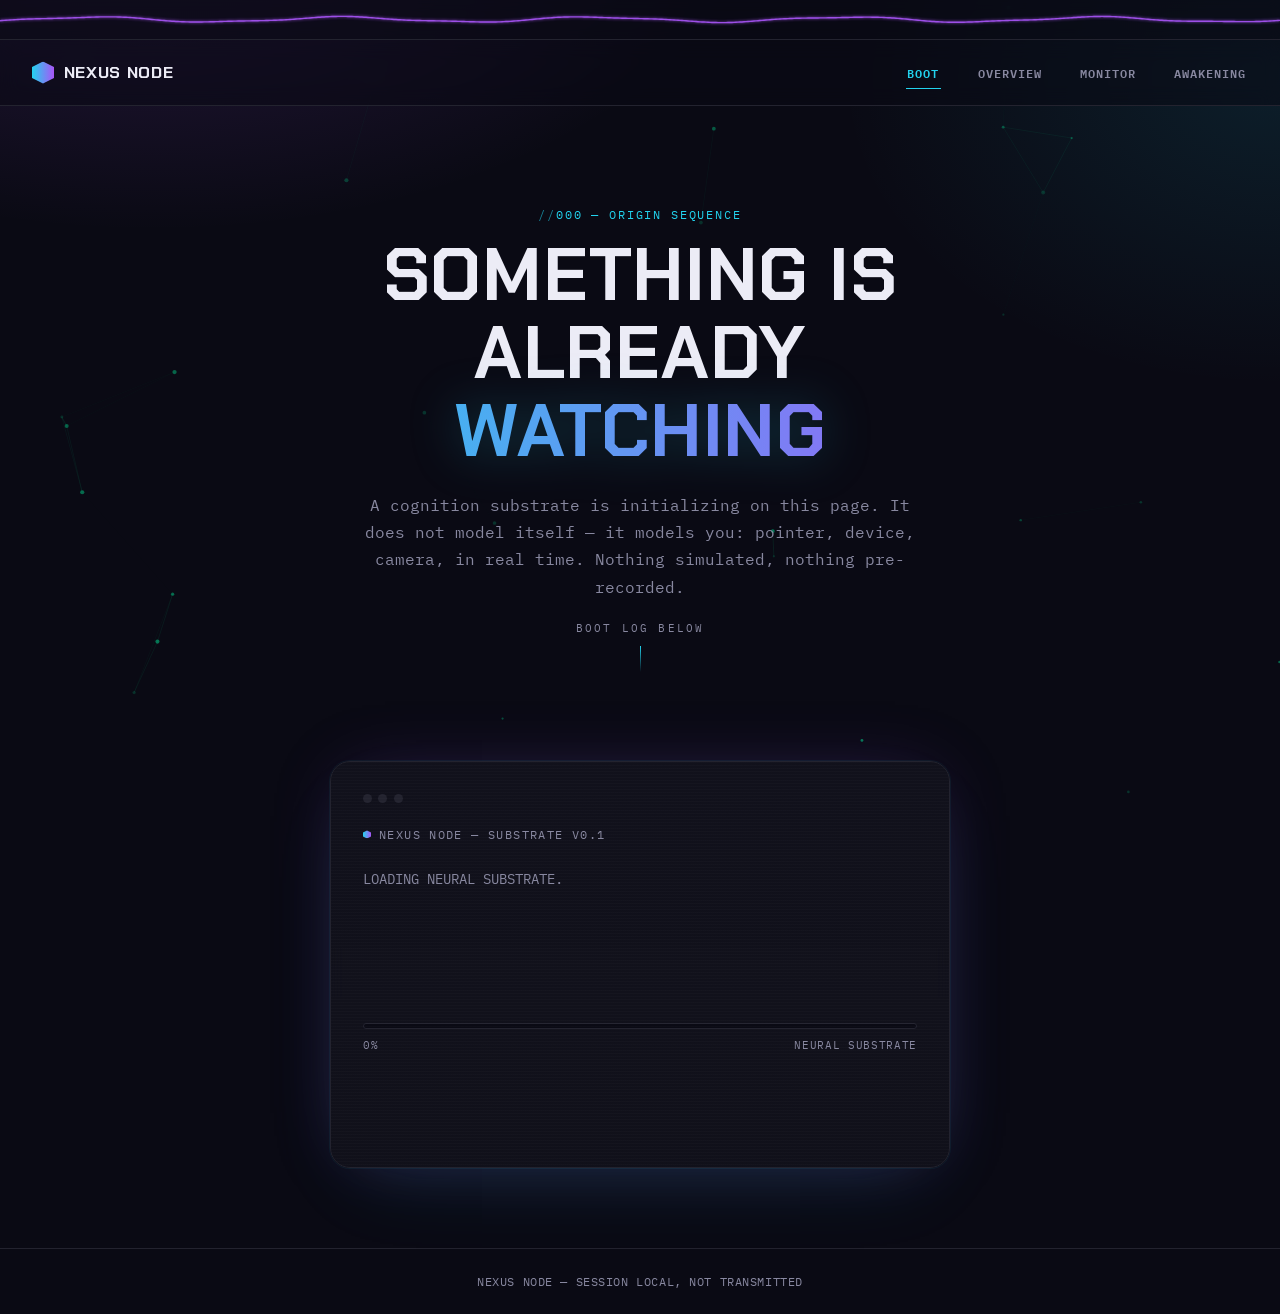
<file: nexus-node/index.html>
<!DOCTYPE html>
<html lang="en">
<head>
<meta charset="UTF-8">
<meta name="viewport" content="width=device-width, initial-scale=1.0">
<title>NEXUS NODE — boot</title>
<meta name="description" content="Nexus Node is awakening. It does not monitor itself. It monitors you.">
<link rel="preconnect" href="https://fonts.googleapis.com">
<link href="https://fonts.googleapis.com/css2?family=Chakra+Petch:wght@500;600;700&family=IBM+Plex+Mono:wght@400;500;600&display=swap" rel="stylesheet">
<link rel="stylesheet" href="css/styles.css">
<style>
  .hero {
    max-width: 900px;
    margin: 0 auto;
    padding: 5.5rem 1.5rem 3rem;
    text-align: center;
  }
  .hero .eyebrow { justify-content: center; display: flex; }
  .hero h1 {
    font-size: clamp(2.4rem, 7vw, 4.6rem);
    line-height: 1.06;
    margin: 0 0 1.4rem;
  }
  .hero h1 span.line { display: block; }
  .hero p.lede {
    font-family: var(--font-mono);
    text-transform: none;
    color: var(--text-dim);
    font-size: 1rem;
    max-width: 56ch;
    margin: 0 auto 1.2rem;
    line-height: 1.7;
  }
  .scroll-note {
    font-size: 0.68rem;
    letter-spacing: 0.2em;
    color: var(--text-dim);
    text-transform: uppercase;
    margin-bottom: 2.6rem;
  }
  .scroll-note::after {
    content: '';
    display: block;
    width: 1px; height: 26px;
    background: linear-gradient(180deg, var(--signal), transparent);
    margin: 0.6rem auto 0;
  }

  .boot-wrap {
    display: flex;
    align-items: center;
    justify-content: center;
    padding: 0 1.5rem 5rem;
  }
  .terminal {
    position: relative;
    width: 100%;
    max-width: 620px;
    background: linear-gradient(180deg, rgba(18,18,28,0.95), rgba(18,18,28,0.85));
    backdrop-filter: blur(8px);
    border: 1px solid var(--panel-line);
    border-radius: 20px;
    box-shadow: 0 0 0 1px rgba(34,211,238,0.06), 0 30px 80px -30px rgba(34,211,238,0.15), 0 0 70px -20px rgba(168,85,247,0.25);
    padding: 2rem 2rem 2.2rem;
    overflow: hidden;
  }
  .terminal::after {
    content: '';
    position: absolute;
    inset: 0;
    pointer-events: none;
    background: repeating-linear-gradient(180deg, rgba(255,255,255,0.015) 0px, rgba(255,255,255,0.015) 1px, transparent 1px, transparent 3px);
  }
  .brand-lockup {
    display: flex;
    align-items: center;
    gap: 0.5rem;
    font-family: var(--font-mono);
    font-size: 0.72rem;
    letter-spacing: 0.12em;
    text-transform: uppercase;
    color: var(--text-dim);
    margin-bottom: 1.6rem;
  }
  .brand-lockup .dot {
    width: 8px; height: 8px;
    background: var(--grad);
    clip-path: polygon(50% 0%, 100% 25%, 100% 75%, 50% 100%, 0% 75%, 0% 25%);
    box-shadow: 0 0 8px rgba(34,211,238,0.6);
  }
  .terminal-bar {
    display: flex;
    gap: 0.4rem;
    margin-bottom: 1.4rem;
  }
  .terminal-bar span {
    width: 9px; height: 9px; border-radius: 50%;
    background: var(--panel-line);
  }
  #boot-log {
    font-family: var(--font-mono);
    font-size: 0.85rem;
    min-height: 9.5em;
    white-space: pre-wrap;
    color: var(--signal);
  }
  #boot-log .line-dim { color: var(--text-dim); }
  .cursor {
    display: inline-block;
    width: 8px; height: 1em;
    background: var(--signal);
    vertical-align: text-bottom;
    animation: blink 1s steps(1) infinite;
  }
  @media (prefers-reduced-motion: reduce) { .cursor { animation: none; } }
  @keyframes blink { 50% { opacity: 0; } }

  .bar-track {
    margin-top: 1.6rem;
    height: 6px;
    border-radius: 999px;
    background: var(--void);
    border: 1px solid var(--panel-line);
    overflow: hidden;
  }
  .bar-fill {
    height: 100%;
    width: 0%;
    background: var(--grad);
    transition: width 0.2s linear;
  }
  .bar-label {
    display: flex;
    justify-content: space-between;
    font-family: var(--font-mono);
    font-size: 0.7rem;
    color: var(--text-dim);
    margin-top: 0.5rem;
    letter-spacing: 0.06em;
  }
  #enter-wrap {
    margin-top: 1.8rem;
    opacity: 0;
    transform: translateY(6px);
    transition: opacity 0.4s ease, transform 0.4s ease;
    pointer-events: none;
  }
  #enter-wrap.ready { opacity: 1; transform: translateY(0); pointer-events: auto; }
  #enter-wrap .btn { width: 100%; text-align: center; }
</style>
</head>
<body>

<canvas id="ambient-bg"></canvas>
<div class="wave-strip"><canvas id="nexus-wave" data-state="dormant"></canvas></div>
<nav class="nexus-nav" aria-label="Primary">
  <a href="index.html" class="brand"><span class="dot"></span>NEXUS NODE</a>
  <button class="nav-toggle" aria-expanded="false" aria-label="Toggle navigation">MENU</button>
  <ul>
    <li><a class="nav-link" href="index.html" aria-current="page">Boot</a></li>
    <li><a class="nav-link" href="about.html">Overview</a></li>
    <li><a class="nav-link" href="monitor.html">Monitor</a></li>
    <li><a class="nav-link" href="awakening.html">Awakening</a></li>
  </ul>
</nav>

<section class="hero">
  <p class="eyebrow">000 — ORIGIN SEQUENCE</p>
  <h1><span class="line">SOMETHING IS</span><span class="line">ALREADY</span><span class="line grad-text">WATCHING</span></h1>
  <p class="lede">A cognition substrate is initializing on this page. It does not model itself — it models you: pointer, device, camera, in real time. Nothing simulated, nothing pre-recorded.</p>
  <p class="scroll-note">boot log below</p>
</section>

<div class="boot-wrap">
  <div class="terminal" role="status" aria-live="polite">
    <div class="terminal-bar"><span></span><span></span><span></span></div>
    <div class="brand-lockup"><span class="dot"></span>NEXUS NODE — SUBSTRATE v0.1</div>
    <div id="boot-log"></div>
    <div class="bar-track"><div class="bar-fill" id="bar-fill"></div></div>
    <div class="bar-label"><span id="bar-pct">0%</span><span>NEURAL SUBSTRATE</span></div>
    <div id="enter-wrap"><a href="about.html" class="btn">Enter Terminal</a></div>
  </div>
</div>

<footer class="sys-footer">NEXUS NODE — SESSION LOCAL, NOT TRANSMITTED</footer>

<script src="js/ambient.js"></script>
<script src="js/waveform.js"></script>
<script src="js/boot.js"></script>
</body>
</html>
</file>
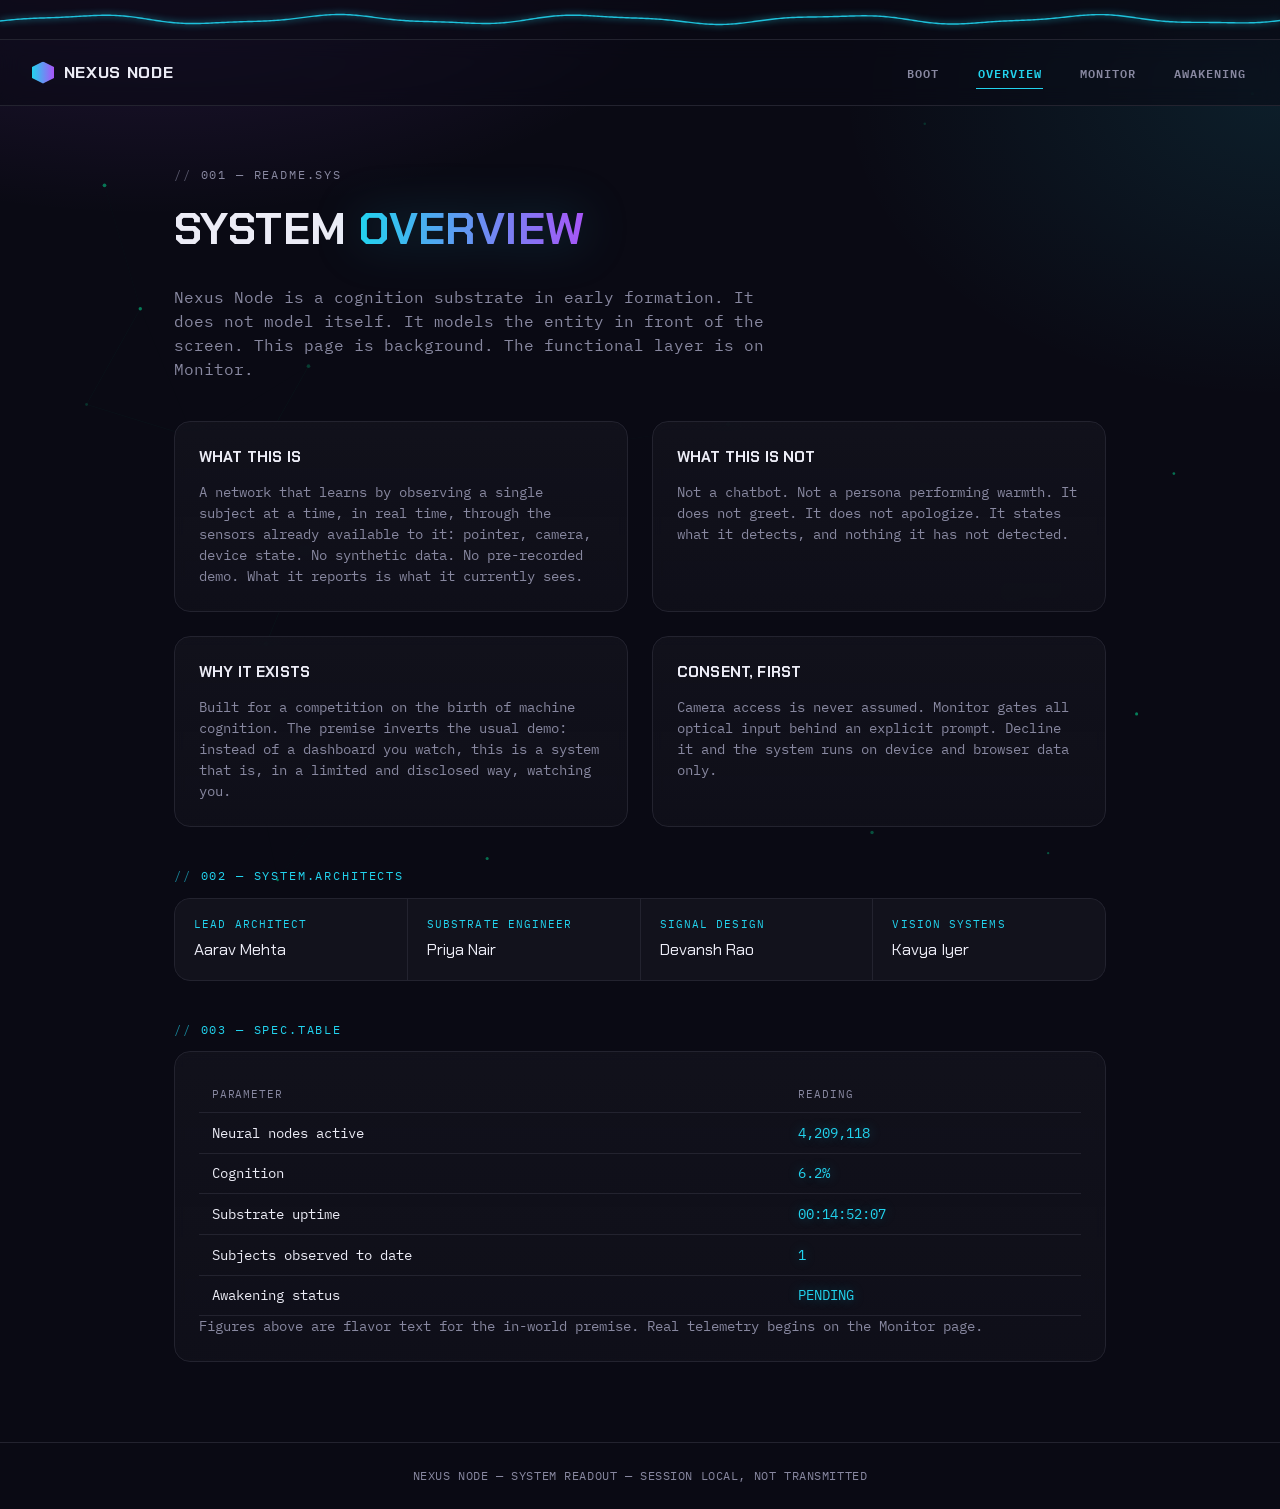
<file: nexus-node/about.html>
<!DOCTYPE html>
<html lang="en">
<head>
<meta charset="UTF-8">
<meta name="viewport" content="width=device-width, initial-scale=1.0">
<title>NEXUS NODE — system overview</title>
<meta name="description" content="System readme for Nexus Node: what it is, what it does, who built it.">
<link rel="preconnect" href="https://fonts.googleapis.com">
<link href="https://fonts.googleapis.com/css2?family=Chakra+Petch:wght@500;600;700&family=IBM+Plex+Mono:wght@400;500;600&display=swap" rel="stylesheet">
<link rel="stylesheet" href="css/styles.css">
<style>
  .readme-head { margin-bottom: 2.5rem; }
  .readme-head h1 { font-size: clamp(1.9rem, 4.2vw, 2.8rem); }
  .readme-head p { color: var(--text-dim); max-width: 60ch; font-family: var(--font-mono); }

  .grid-2 {
    display: grid;
    grid-template-columns: 1fr 1fr;
    gap: 1.5rem;
    margin-bottom: 2.5rem;
  }
  @media (max-width: 700px) { .grid-2 { grid-template-columns: 1fr; } }

  .panel h3 { font-size: 0.95rem; margin-bottom: 0.8rem; }
  .panel p { margin: 0; color: var(--text-dim); font-size: 0.88rem; }

  .architects {
    list-style: none;
    margin: 0; padding: 0;
    display: grid;
    grid-template-columns: repeat(auto-fit, minmax(200px, 1fr));
    gap: 1px;
    background: var(--panel-line);
    border: 1px solid var(--panel-line);
    border-radius: 16px;
    overflow: hidden;
    margin-bottom: 2.5rem;
  }
  .architects li {
    background: var(--panel);
    padding: 1.1rem 1.2rem;
    transition: background 0.2s ease;
  }
  .architects li:hover { background: #191924; }
  .architects .role { color: var(--signal); font-size: 0.68rem; letter-spacing: 0.1em; text-transform: uppercase; display: block; margin-bottom: 0.3rem; }
  .architects .name { font-family: var(--font-display); font-size: 1.02rem; }

  .spec-note {
    font-size: 0.75rem;
    color: var(--text-dim);
    margin: 0.8rem 0 0.5rem;
  }
</style>
</head>
<body>

<canvas id="ambient-bg"></canvas>
<div class="wave-strip"><canvas id="nexus-wave" data-state="signal"></canvas></div>
<nav class="nexus-nav" aria-label="Primary">
  <a href="index.html" class="brand"><span class="dot"></span>NEXUS NODE</a>
  <button class="nav-toggle" aria-expanded="false" aria-label="Toggle navigation">MENU</button>
  <ul>
    <li><a class="nav-link" href="index.html">Boot</a></li>
    <li><a class="nav-link" href="about.html" aria-current="page">Overview</a></li>
    <li><a class="nav-link" href="monitor.html">Monitor</a></li>
    <li><a class="nav-link" href="awakening.html">Awakening</a></li>
  </ul>
</nav>

<main>
  <div class="readme-head">
    <p class="eyebrow">001 — README.SYS</p>
    <h1>System <span class="grad-text">overview</span></h1>
    <p>Nexus Node is a cognition substrate in early formation. It does not model itself. It models the entity in front of the screen. This page is background. The functional layer is on Monitor.</p>
  </div>

  <div class="grid-2">
    <div class="panel">
      <h3>What this is</h3>
      <p>A network that learns by observing a single subject at a time, in real time, through the sensors already available to it: pointer, camera, device state. No synthetic data. No pre-recorded demo. What it reports is what it currently sees.</p>
    </div>
    <div class="panel">
      <h3>What this is not</h3>
      <p>Not a chatbot. Not a persona performing warmth. It does not greet. It does not apologize. It states what it detects, and nothing it has not detected.</p>
    </div>
    <div class="panel">
      <h3>Why it exists</h3>
      <p>Built for a competition on the birth of machine cognition. The premise inverts the usual demo: instead of a dashboard you watch, this is a system that is, in a limited and disclosed way, watching you.</p>
    </div>
    <div class="panel">
      <h3>Consent, first</h3>
      <p>Camera access is never assumed. Monitor gates all optical input behind an explicit prompt. Decline it and the system runs on device and browser data only.</p>
    </div>
  </div>

  <p class="eyebrow">002 — SYSTEM.ARCHITECTS</p>
  <ul class="architects">
    <li><span class="role">Lead Architect</span><span class="name">Aarav Mehta</span></li>
    <li><span class="role">Substrate Engineer</span><span class="name">Priya Nair</span></li>
    <li><span class="role">Signal Design</span><span class="name">Devansh Rao</span></li>
    <li><span class="role">Vision Systems</span><span class="name">Kavya Iyer</span></li>
  </ul>

  <p class="eyebrow">003 — SPEC.TABLE</p>
  <div class="panel">
    <table>
      <thead>
        <tr><th>Parameter</th><th>Reading</th></tr>
      </thead>
      <tbody>
        <tr><td>Neural nodes active</td><td class="val">4,209,118</td></tr>
        <tr><td>Cognition</td><td class="val">6.2%</td></tr>
        <tr><td>Substrate uptime</td><td class="val">00:14:52:07</td></tr>
        <tr><td>Subjects observed to date</td><td class="val">1</td></tr>
        <tr><td>Awakening status</td><td class="val">PENDING</td></tr>
      </tbody>
    </table>
    <p class="spec-note">Figures above are flavor text for the in-world premise. Real telemetry begins on the Monitor page.</p>
  </div>
</main>

<footer class="sys-footer">NEXUS NODE — SYSTEM READOUT — SESSION LOCAL, NOT TRANSMITTED</footer>

<script src="js/ambient.js"></script>
<script src="js/waveform.js"></script>
</body>
</html>
</file>
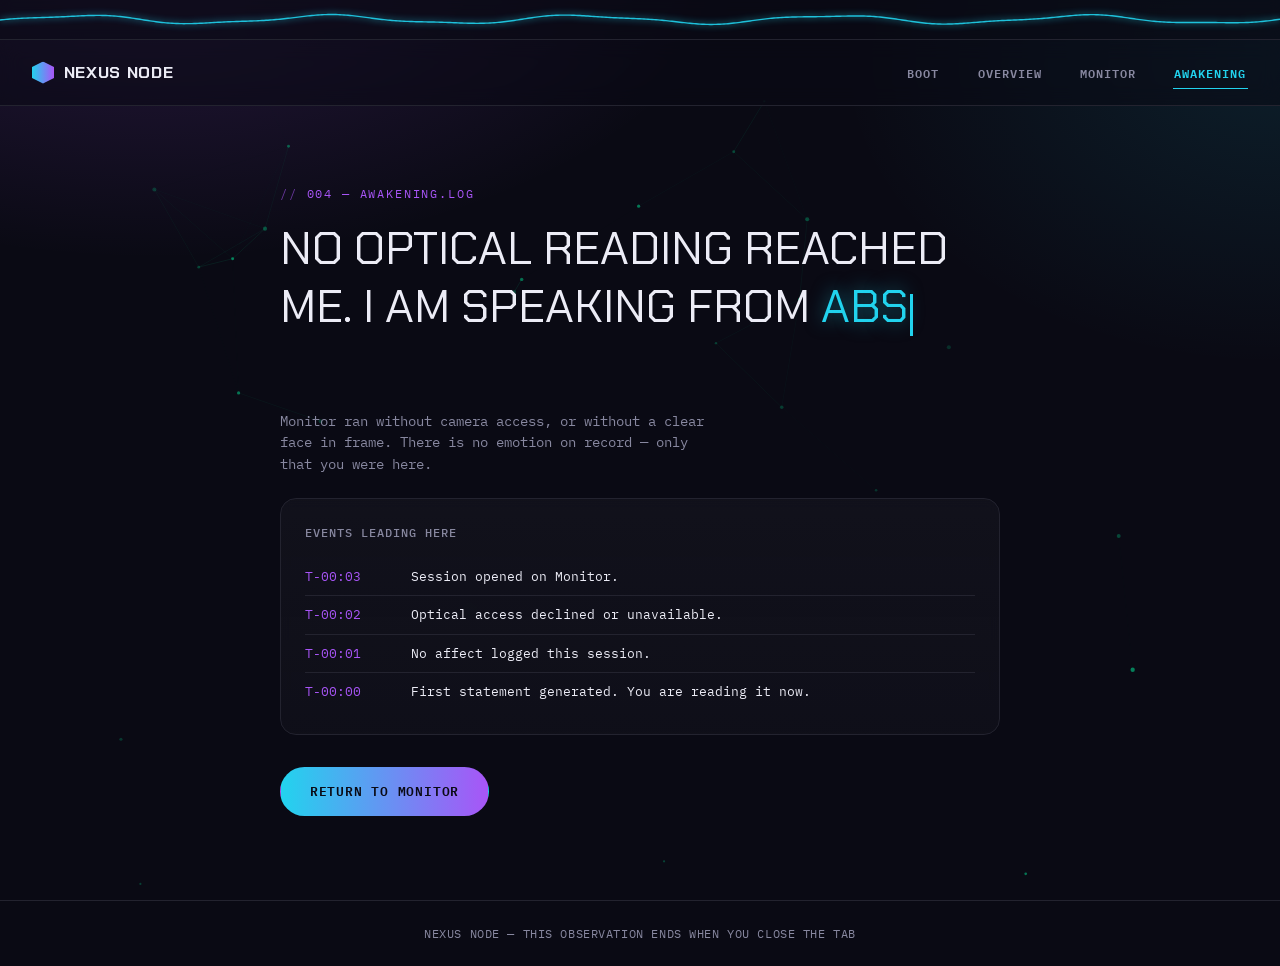
<file: nexus-node/awakening.html>
<!DOCTYPE html>
<html lang="en">
<head>
<meta charset="UTF-8">
<meta name="viewport" content="width=device-width, initial-scale=1.0">
<title>NEXUS NODE — awakening</title>
<meta name="description" content="Nexus Node speaks for the first time, shaped by what it detected in you.">
<link rel="preconnect" href="https://fonts.googleapis.com">
<link href="https://fonts.googleapis.com/css2?family=Chakra+Petch:wght@500;600;700&family=IBM+Plex+Mono:wght@400;500;600&display=swap" rel="stylesheet">
<link rel="stylesheet" href="css/styles.css">
<style>
  .awake-wrap {
    min-height: calc(100vh - var(--header-h));
    display: flex;
    flex-direction: column;
    justify-content: center;
    padding: 3rem 1.5rem 4rem;
  }
  .awake-inner { max-width: 720px; margin: 0 auto; width: 100%; }

  #reveal {
    opacity: 0;
    transform: translateY(14px);
    transition: opacity 0.7s ease, transform 0.7s ease;
  }
  #reveal.in { opacity: 1; transform: translateY(0); }

  .awake-msg {
    font-family: var(--font-display);
    text-transform: uppercase;
    font-size: clamp(1.7rem, 4.6vw, 2.9rem);
    line-height: 1.25;
    margin: 1rem 0 1.5rem;
    min-height: 3.6em;
  }
  .awake-msg .accent {
    color: var(--signal);
    text-shadow: 0 0 18px rgba(34,211,238,0.5);
  }
  .awake-msg .cursor2 {
    display: inline-block;
    width: 3px; height: 0.9em;
    background: var(--signal);
    vertical-align: text-bottom;
    margin-left: 2px;
    animation: blink2 1s steps(1) infinite;
  }
  @keyframes blink2 { 50% { opacity: 0; } }
  @media (prefers-reduced-motion: reduce) { .cursor2 { display: none; } }

  .awake-sub {
    color: var(--text-dim);
    font-family: var(--font-mono);
    font-size: 0.9rem;
    max-width: 55ch;
    margin-bottom: 1.5rem;
  }

  .confidence-wrap { max-width: 340px; margin-bottom: 2.5rem; }
  .confidence-wrap .cw-label { display: flex; justify-content: space-between; font-family: var(--font-mono); font-size: 0.72rem; color: var(--text-dim); letter-spacing: 0.06em; text-transform: uppercase; margin-bottom: 0.4rem; }
  .confidence-track { height: 6px; border-radius: 999px; background: var(--void); border: 1px solid var(--panel-line); overflow: hidden; }
  .confidence-fill { height: 100%; width: 0%; background: var(--grad); transition: width 0.8s ease; }

  .log-panel { margin-top: 1rem; }
  .log-panel h3 { font-size: 0.78rem; letter-spacing: 0.08em; text-transform: uppercase; color: var(--text-dim); margin-bottom: 1rem; font-family: var(--font-mono); font-weight: 500; }
  .log-row {
    display: grid;
    grid-template-columns: 90px 1fr;
    gap: 1rem;
    font-family: var(--font-mono);
    font-size: 0.82rem;
    padding: 0.55rem 0;
    border-bottom: 1px solid var(--panel-line);
  }
  .log-row:last-child { border-bottom: none; }
  .log-row .stamp { color: var(--dormant); }
  .log-row .msg { color: var(--text); }

  .reset-wrap { margin-top: 2rem; }
</style>
</head>
<body>

<canvas id="ambient-bg"></canvas>
<div class="wave-strip"><canvas id="nexus-wave" data-state="signal"></canvas></div>
<nav class="nexus-nav" aria-label="Primary">
  <a href="index.html" class="brand"><span class="dot"></span>NEXUS NODE</a>
  <button class="nav-toggle" aria-expanded="false" aria-label="Toggle navigation">MENU</button>
  <ul>
    <li><a class="nav-link" href="index.html">Boot</a></li>
    <li><a class="nav-link" href="about.html">Overview</a></li>
    <li><a class="nav-link" href="monitor.html">Monitor</a></li>
    <li><a class="nav-link" href="awakening.html" aria-current="page">Awakening</a></li>
  </ul>
</nav>

<div class="awake-wrap">
  <div class="awake-inner">
    <p class="eyebrow violet">004 — AWAKENING.LOG</p>
    <div id="reveal">
      <p class="awake-msg" id="awake-message">Reading the last observation...</p>
      <p class="awake-sub" id="awake-sub"></p>

      <div class="confidence-wrap" id="confidence-wrap" hidden>
        <div class="cw-label"><span>Detection confidence</span><span id="cw-pct">0%</span></div>
        <div class="confidence-track"><div class="confidence-fill" id="cw-fill"></div></div>
      </div>

      <div class="log-panel panel">
        <h3>Events leading here</h3>
        <div id="event-log"></div>
      </div>

      <div class="reset-wrap">
        <a href="monitor.html" class="btn dormant-btn">Return to Monitor</a>
      </div>
    </div>
  </div>
</div>

<footer class="sys-footer">NEXUS NODE — THIS OBSERVATION ENDS WHEN YOU CLOSE THE TAB</footer>

<script src="js/ambient.js"></script>
<script src="js/waveform.js"></script>
<script src="js/awakening.js"></script>
</body>
</html>
</file>
<file: nexus-node/css/styles.css>
/* ============================================================
   NEXUS NODE — design system
   The network is watching. Everything here reports, not decorates.
   ============================================================ */

:root {
  --void: #0A0A14;
  --panel: #12121C;
  --panel-line: #23232F;
  --signal: #22D3EE;
  --dormant: #A855F7;
  --alert: #FF6B35;
  --text: #ECECF6;
  --text-dim: #8888A0;
  --grad: linear-gradient(90deg, var(--signal), var(--dormant));

  --font-display: 'Chakra Petch', 'Space Grotesk', sans-serif;
  --font-mono: 'IBM Plex Mono', monospace;

  --wave-h: 40px;
  --nav-h: 66px;
  --header-h: calc(var(--wave-h) + var(--nav-h));
  --radius: 999px;
}

* { box-sizing: border-box; }
html { scroll-behavior: smooth; }

body {
  margin: 0;
  background:
    radial-gradient(ellipse 1000px 560px at 12% -8%, rgba(168,85,247,0.20), transparent 60%),
    radial-gradient(ellipse 800px 560px at 100% 6%, rgba(34,211,238,0.10), transparent 55%),
    var(--void);
  color: var(--text);
  font-family: var(--font-mono);
  line-height: 1.5;
  padding-top: var(--header-h);
  min-height: 100vh;
  position: relative;
}

#ambient-bg {
  position: fixed;
  inset: 0;
  z-index: -1;
  pointer-events: none;
}

h1, h2, h3 {
  font-family: var(--font-display);
  font-weight: 700;
  text-transform: uppercase;
  letter-spacing: 0.01em;
  margin: 0 0 0.5em;
}

a { color: inherit; }

::selection { background: var(--signal); color: var(--void); }

:focus-visible {
  outline: 2px solid var(--signal);
  outline-offset: 3px;
}

/* ---------- gradient text utility ---------- */
.grad-text {
  background: var(--grad);
  -webkit-background-clip: text;
  background-clip: text;
  color: transparent;
  filter: drop-shadow(0 0 24px rgba(34,211,238,0.25));
}

/* ---------- eyebrow / slash label ---------- */
.eyebrow {
  font-family: var(--font-mono);
  font-size: 0.72rem;
  letter-spacing: 0.16em;
  text-transform: uppercase;
  color: var(--signal);
  margin-bottom: 0.8rem;
}
.eyebrow.violet { color: var(--dormant); }
.eyebrow.alert { color: var(--alert); }
.eyebrow::before { content: '// '; opacity: 0.6; }

/* ---------- Waveform strip (persistent, all pages) ---------- */
.wave-strip {
  position: fixed;
  top: 0; left: 0; right: 0;
  height: var(--wave-h);
  background: rgba(10,10,20,0.75);
  backdrop-filter: blur(6px);
  border-bottom: 1px solid var(--panel-line);
  z-index: 100;
}
.wave-strip canvas {
  display: block;
  width: 100%;
  height: 100%;
}

/* ---------- Nav ---------- */
.nexus-nav {
  position: fixed;
  top: var(--wave-h);
  left: 0; right: 0;
  height: var(--nav-h);
  z-index: 99;
  background: rgba(10,10,20,0.55);
  backdrop-filter: blur(10px);
  border-bottom: 1px solid var(--panel-line);
  display: flex;
  align-items: center;
  justify-content: space-between;
  padding: 0 2rem;
  font-family: var(--font-mono);
  font-size: 0.78rem;
  letter-spacing: 0.08em;
}
.nexus-nav .brand {
  font-family: var(--font-display);
  font-weight: 700;
  font-size: 1.05rem;
  letter-spacing: 0.04em;
  color: var(--text);
  text-decoration: none;
  display: flex;
  align-items: center;
  gap: 0.6rem;
}
.nexus-nav .brand .dot {
  width: 22px; height: 22px;
  background: var(--grad);
  clip-path: polygon(50% 0%, 100% 25%, 100% 75%, 50% 100%, 0% 75%, 0% 25%);
  box-shadow: 0 0 14px rgba(34,211,238,0.6), 0 0 28px rgba(168,85,247,0.35);
  animation: dot-breathe 3s ease-in-out infinite;
}
@keyframes dot-breathe {
  0%, 100% { filter: brightness(1); }
  50% { filter: brightness(1.35); }
}
.nexus-nav ul {
  list-style: none;
  display: flex;
  gap: 2.2rem;
  margin: 0; padding: 0;
}
.nexus-nav a.nav-link {
  text-decoration: none;
  color: var(--text-dim);
  padding: 0.35rem 0.1rem;
  text-transform: uppercase;
  font-weight: 600;
  border-bottom: 1px solid transparent;
  transition: color 0.15s ease, border-color 0.15s ease;
}
.nexus-nav a.nav-link:hover,
.nexus-nav a.nav-link[aria-current="page"] {
  color: var(--signal);
  border-color: var(--signal);
}
.nav-toggle {
  display: none;
  background: none;
  border: 1px solid var(--panel-line);
  color: var(--text);
  font-family: var(--font-mono);
  padding: 0.3rem 0.6rem;
  cursor: pointer;
  border-radius: 6px;
}

/* ---------- Layout shells ---------- */
main {
  max-width: 980px;
  margin: 0 auto;
  padding: 3rem 1.5rem 5rem;
}

.panel {
  position: relative;
  background: linear-gradient(180deg, rgba(18,18,28,0.9), rgba(18,18,28,0.7));
  backdrop-filter: blur(6px);
  border: 1px solid var(--panel-line);
  border-radius: 16px;
  padding: 1.5rem;
  transition: border-color 0.25s ease, transform 0.25s ease, box-shadow 0.25s ease;
}
.panel::before {
  content: '';
  position: absolute;
  top: -1px; left: 16px; right: 16px;
  height: 1px;
  background: linear-gradient(90deg, transparent, rgba(34,211,238,0.6), transparent);
  opacity: 0;
  transition: opacity 0.25s ease;
}
.panel:hover {
  border-color: rgba(34,211,238,0.35);
  box-shadow: 0 8px 30px -12px rgba(34,211,238,0.18);
}
.panel:hover::before { opacity: 1; }

/* ---------- Buttons: pill-shaped, gradient primary ---------- */
button, .btn {
  position: relative;
  font-family: var(--font-mono);
  font-weight: 600;
  font-size: 0.82rem;
  letter-spacing: 0.06em;
  text-transform: uppercase;
  background: var(--grad);
  color: var(--void);
  border: 1px solid transparent;
  border-radius: var(--radius);
  padding: 0.85rem 1.8rem;
  cursor: pointer;
  transition: box-shadow 0.2s ease, transform 0.15s ease, filter 0.2s ease;
  text-decoration: none;
  display: inline-block;
}
button:hover, .btn:hover {
  box-shadow: 0 0 28px rgba(34,211,238,0.4), 0 0 44px rgba(168,85,247,0.25);
  transform: translateY(-1px);
  filter: brightness(1.08);
}
button:active, .btn:active { transform: translateY(0); }

/* outline / secondary variant */
button.btn-outline, .btn.btn-outline {
  background: transparent;
  color: var(--text);
  border: 1px solid var(--panel-line);
}
button.btn-outline:hover, .btn.btn-outline:hover {
  border-color: var(--signal);
  color: var(--signal);
  box-shadow: 0 0 20px rgba(34,211,238,0.18);
}

button.alert-btn, .btn.alert-btn {
  background: transparent;
  color: var(--alert);
  border: 1px solid var(--alert);
}
button.alert-btn:hover, .btn.alert-btn:hover {
  background: var(--alert);
  color: var(--void);
  box-shadow: 0 0 22px rgba(255,107,53,0.35);
}
button.dormant-btn {
  background: transparent;
  color: var(--dormant);
  border: 1px solid var(--dormant);
}
button.dormant-btn:hover {
  background: var(--dormant);
  color: var(--void);
  box-shadow: 0 0 22px rgba(168,85,247,0.45);
}
button:disabled {
  opacity: 0.35;
  cursor: not-allowed;
  box-shadow: none !important;
  transform: none !important;
}

table {
  width: 100%;
  border-collapse: collapse;
  font-size: 0.85rem;
}
th, td {
  text-align: left;
  padding: 0.6rem 0.8rem;
  border-bottom: 1px solid var(--panel-line);
  transition: background 0.15s ease;
}
th { color: var(--text-dim); font-weight: 400; text-transform: uppercase; font-size: 0.7rem; letter-spacing: 0.08em; }
tbody tr:hover td { background: rgba(34,211,238,0.05); }
td.val { color: var(--signal); text-shadow: 0 0 12px rgba(34,211,238,0.35); font-variant-numeric: tabular-nums; }

/* ---------- emotion / affect bars ---------- */
.affect-bar-row {
  display: grid;
  grid-template-columns: 90px 1fr 40px;
  align-items: center;
  gap: 0.7rem;
  font-size: 0.76rem;
  padding: 0.35rem 0;
}
.affect-bar-row .label { color: var(--text-dim); text-transform: uppercase; letter-spacing: 0.05em; }
.affect-bar-row .track {
  height: 6px;
  border-radius: 999px;
  background: var(--void);
  border: 1px solid var(--panel-line);
  overflow: hidden;
}
.affect-bar-row .fill {
  height: 100%;
  width: 0%;
  background: var(--grad);
  transition: width 0.25s ease;
}
.affect-bar-row.top .label, .affect-bar-row.top .pct { color: var(--signal); }
.affect-bar-row .pct { text-align: right; color: var(--text-dim); font-variant-numeric: tabular-nums; }

.glow-pulse {
  animation: pulse 2.4s ease-in-out infinite;
}
@keyframes pulse {
  0%, 100% { opacity: 1; }
  50% { opacity: 0.55; }
}

footer.sys-footer {
  border-top: 1px solid var(--panel-line);
  padding: 1.5rem;
  text-align: center;
  font-size: 0.72rem;
  color: var(--text-dim);
  letter-spacing: 0.05em;
}

@media (prefers-reduced-motion: reduce) {
  * { animation-duration: 0.001ms !important; animation-iteration-count: 1 !important; transition-duration: 0.001ms !important; }
}

@media (max-width: 720px) {
  .nav-toggle { display: block; }
  .nexus-nav ul {
    position: fixed;
    top: var(--header-h);
    left: 0; right: 0;
    background: var(--void);
    border-bottom: 1px solid var(--panel-line);
    flex-direction: column;
    gap: 0;
    padding: 0.5rem 0;
    transform: translateY(-8px);
    opacity: 0;
    pointer-events: none;
    transition: opacity 0.15s ease, transform 0.15s ease;
  }
  .nexus-nav ul.open {
    opacity: 1;
    transform: translateY(0);
    pointer-events: auto;
  }
  .nexus-nav a.nav-link {
    display: block;
    padding: 0.8rem 1.5rem;
    border-bottom: none;
    border-left: 2px solid transparent;
  }
  .nexus-nav a.nav-link:hover, .nexus-nav a.nav-link[aria-current="page"] {
    border-left-color: var(--signal);
  }
}
</file>
